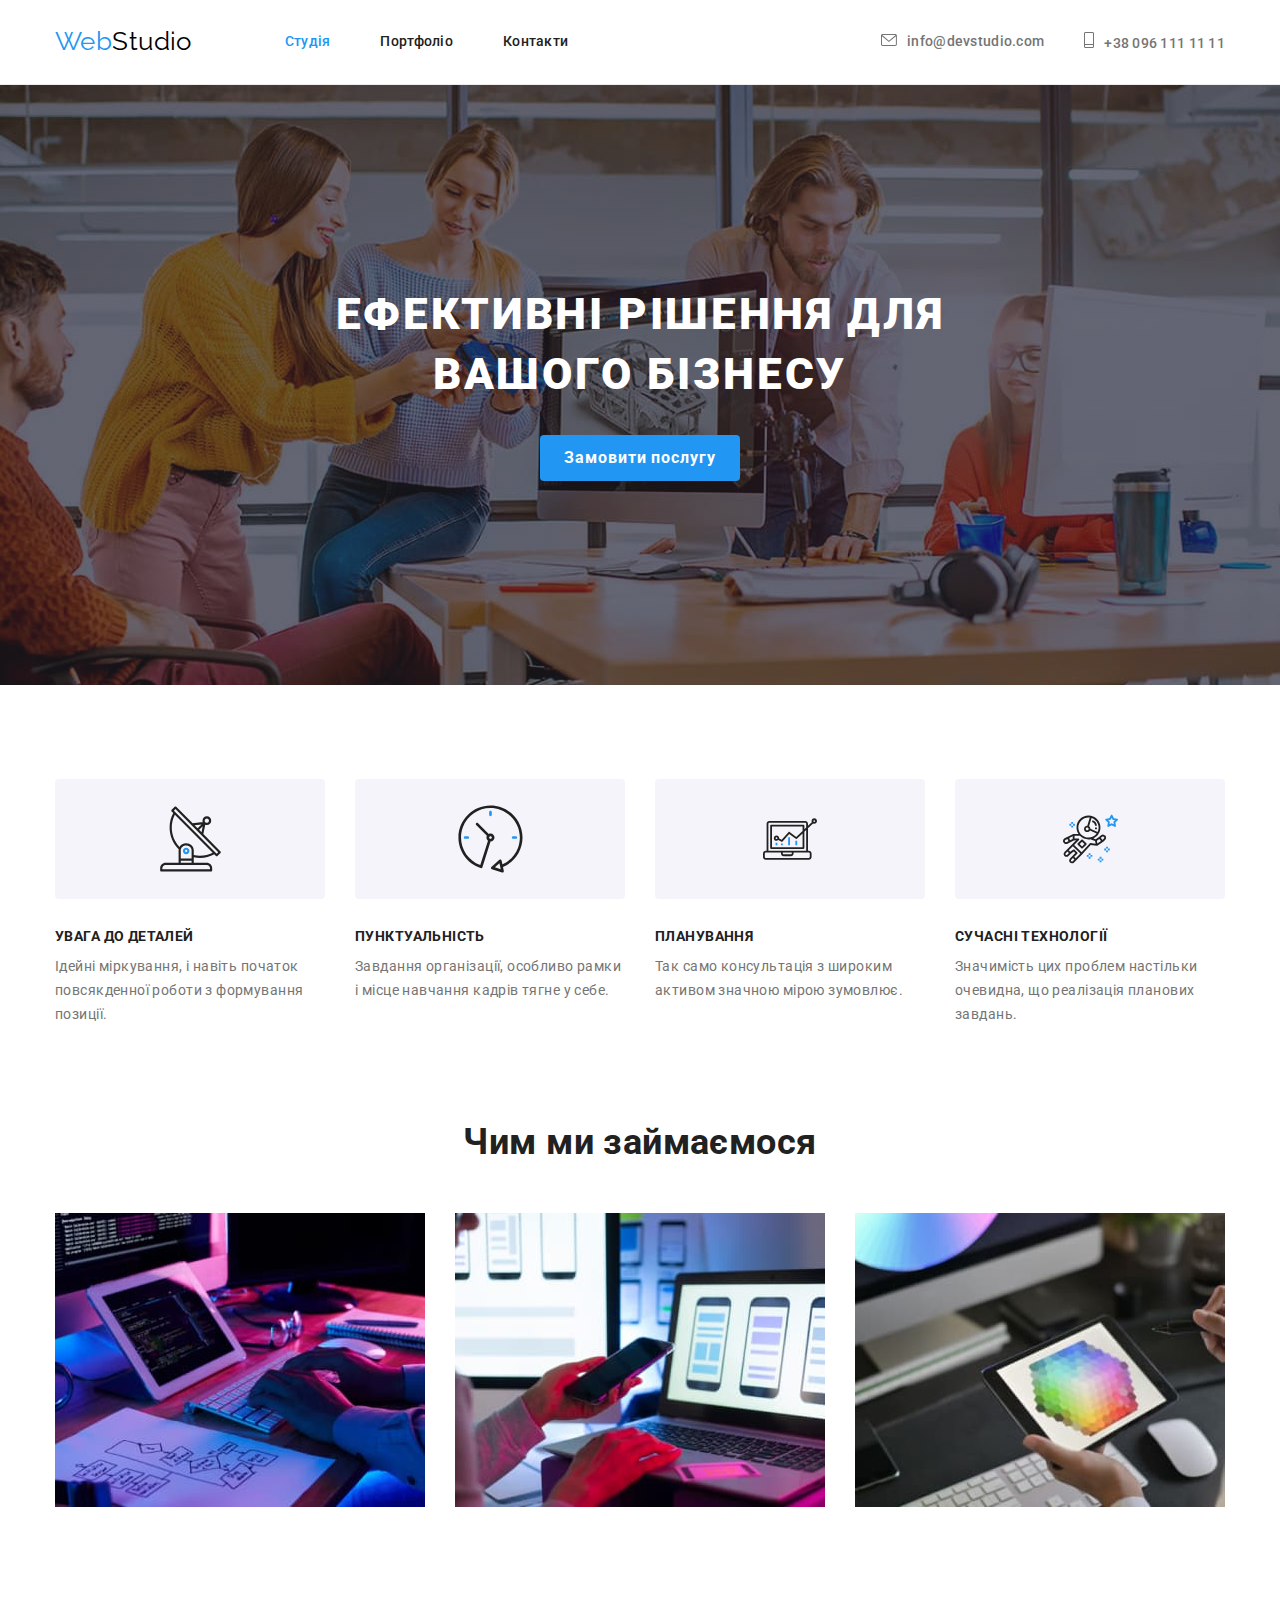
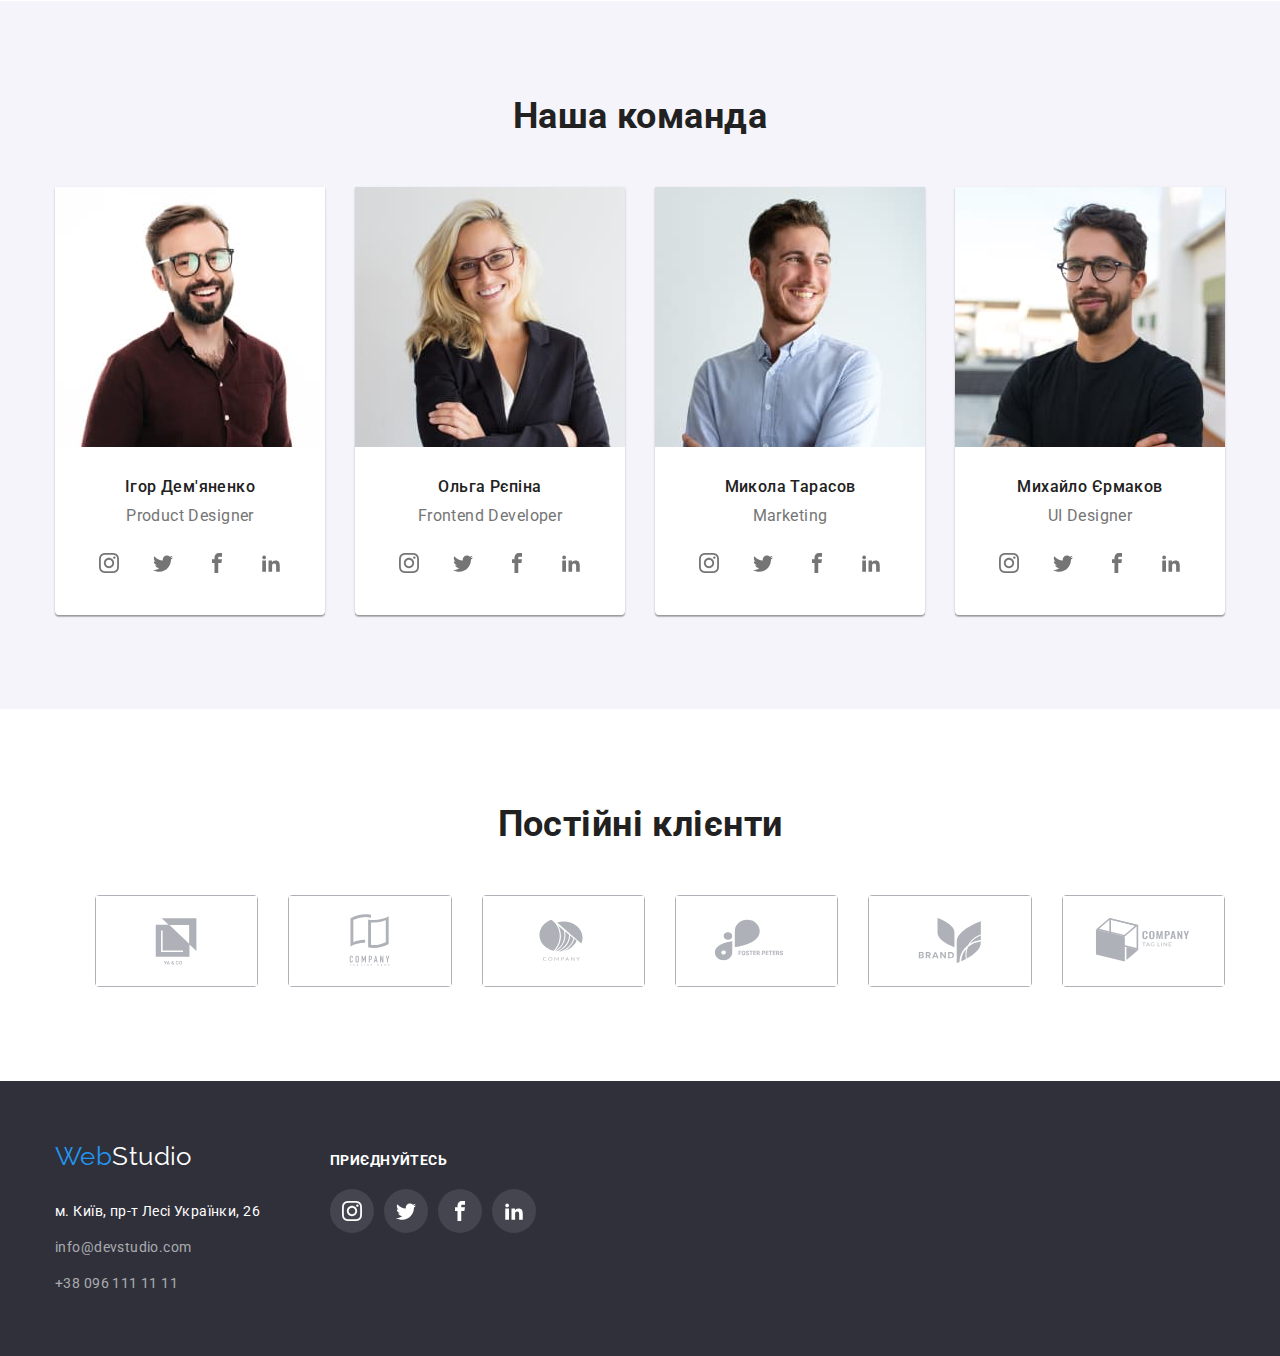
<file: index.html>
<!DOCTYPE html>
<html lang="uk">
<head>
    <meta charset="UTF-8">
    <meta http-equiv="X-UA-Compatible" content="IE=edge">
    <meta name="viewport" content="width=device-width, initial-scale=1.0">
    <title>WebStudio</title>
    <link rel="preconnect" href="https://fonts.googleapis.com">
    <link rel="preconnect" href="https://fonts.gstatic.com" crossorigin>
    <link href="https://fonts.googleapis.com/css2?family=Raleway:wght@700&family=Roboto:wght@400;500;700;900&display=swap"
        rel="stylesheet">
    <link rel="stylesheet" href="https://cdnjs.cloudflare.com/ajax/libs/modern-normalize/1.1.0/modern-normalize.min.css">
    <link rel="stylesheet" href="./css/styles.css">
</head>
<body>
    <header class="header">
        <div class="container main-nav">
       <a href="/" class="logo link">Web<span class="header-logo">Studio</span></a>
    <nav class="header-nav">
    <ul class="site-nav list">
        <li class="item"><a href="/" class="activ link">Студія</a></li>
        <li class="item"><a href="./portfolio.html" class="nav link">Портфоліо</a></li>
        <li class="item"><a href="/" class="nav link">Контакти</a></li>
    </ul>
    </nav>
    <ul class="auth-nav list">
        <li class="item">        
            <a href="mailto:info@devstudio.com" class="mailto link"><svg width="16" height="12" class="auth-nav-icons mail ">
                <use href="./images/icomoon/icons.svg#icon-envelope-hover-1"></use>
            </svg>info@devstudio.com</a></li>
        
        <li class="item">        
            <a href="tel:+380961111111" class="tel link"><svg width="10" height="16" class="auth-nav-icons tell">
                <use href="./images/icomoon/icons.svg#icon-Vector-4-1"></use>
            </svg>+38 096 111 11 11</a></li>
    </ul>
    </div>
    </header>
    <main>
          <section class="hero overlay">
           <div class="container">
                <h1 class="hero-title"> Ефективні рішення для вашого бізнесу</h1>
                <button type="button" class="hero-button">Замовити послугу</button>
            </div>
          </section>

        <section class="features section">
            <div class="container">
            <ul class="features-list list">
                <li class="item-icon"> 
                    <div class="features-item"><svg width="65" height="70" class="features-icons"><use href="./images/icomoon/icons.svg#icon-antenna">
                </use></svg>
                   </div>
                    <h3 class="features-title">УВАГА ДО ДЕТАЛЕЙ</h3>
                    <p class="features-text">Ідейні міркування, і навіть початок повсякденної роботи з формування позиції.</p>
                </li>
                <li class="item-icon">
                    <div class="features-item"><svg width="67" height="70" class="features-icons"><use href="./images/icomoon/icons.svg#icon-clock">
                    </use></svg>
                    </div>
                    <h3 class="features-title">ПУНКТУАЛЬНІСТЬ</h3>
                    <p class="features-text">Завдання організації, особливо рамки і місце навчання кадрів тягне у себе.</p>
                </li>
                <li class="item-icon">
                    <div class="features-item"><svg width="70" height="54" class="features-icons"><use href="./images/icomoon/icons.svg#icon-diagram">
                    </use></svg>
                    </div>
                    <h3 class="features-title">ПЛАНУВАННЯ</h3>
                    <p class="features-text">Так само консультація з широким активом значною мірою зумовлює.</p>
                </li>
                <li class="item-icon">
                    <div class="features-item"><svg width="55" height="60" class="features-icons"><use href="./images/icomoon/icons.svg#icon-astronaut">
                    </use></svg>
                    </div>
                    <h3 class="features-title">СУЧАСНІ ТЕХНОЛОГІЇ</h3>
                    <p class="features-text">Значимість цих проблем настільки очевидна, що реалізація планових завдань.</p>
                </li>
            </ul>
        </div>
        </section>
        <section class="work section">
            <div class="container">
            <h2 class="work title">Чим ми займаємося</h2>
            <ul class="work-list list">
                <li class="item"><img class="work-img" src="images/work1img.jpg" alt="Створення сайтів" width="370"></li>
                <li class="item"><img class="work-img" src="images/work2img.jpg" alt="Створення додатків" width="370"></li> 
                <li class="item"><img class="work-img" src="images/work3img.jpg" alt="Дизайн" width="370"></li>
            </ul>
            </div>
        </section>
        <section class="team section">
            <div class="container">
            <h2 class="team title">Наша команда</h2>
            <ul class="card-list team list">
               <li class="card">
                   <img class="team-img" src="images/team1.jpg" alt="Ігор Дем'яненко" width="270">
                   <div class="card-end">
                   <h3 class="team-title">Ігор Дем'яненко</h3>
                   <p class="team-text">Product Designer</p>
                <ul class="team-soc-list list">
                    <li class="team-soc-items"><a href="#" class="team-soc-link link">
                        <svg width="20" height="20" class="team-soc-icons">
                        <use href="./images/icomoon/icons.svg#icon-instagram"></use>
                    </svg></a></li>
                    <li class="team-soc-items"><a href="#" class="team-soc-link link">
                        <svg width="20" height="20" class="team-soc-icons">
                        <use href="./images/icomoon/icons.svg#icon-twitter"></use>
                    </svg></a></li>
                    <li class="team-soc-items"><a href="#" class="team-soc-link link">
                        <svg width="20" height="20" class="team-soc-icons">
                        <use href="./images/icomoon/icons.svg#icon-facebook"></use>
                    </svg></a></li>
                    <li class="team-soc-items"><a href="#" class="team-soc-link link">
                        <svg width="20" height="20" class="team-soc-icons">
                        <use href="./images/icomoon/icons.svg#icon-linkedin"></use>
                    </svg></a></li>
                </ul>
            </div>
               </li>
               <li class="card">
                   <img class="team-img" src="images/team2.jpg" alt="Ольга Рєпіна" width="270">
                <div class="card-end">
                   <h3 class="team-title">Ольга Рєпіна</h3>
                <p class="team-text" >Frontend Developer</p>
                <ul class="team-soc-list list">
                    <li class="team-soc-items"><a href="#" class="team-soc-link link">
                        <svg width="20" height="20"class="team-soc-icons">
                        <use href="./images/icomoon/icons.svg#icon-instagram"></use>
                    </svg></a></li>
                    <li class="team-soc-items"><a href="#" class="team-soc-link link">
                        <svg width="20" height="20" class="team-soc-icons">
                        <use href="./images/icomoon/icons.svg#icon-twitter"></use>
                    </svg></a></li>
                    <li class="team-soc-items"><a href="#" class="team-soc-link link">
                        <svg width="20" height="20" class="team-soc-icons">
                        <use href="./images/icomoon/icons.svg#icon-facebook"></use>
                    </svg></a></li>                       
                    <li class="team-soc-items"><a href="#" class="team-soc-link link">
                        <svg width="20" height="20" class="team-soc-icons">
                        <use href="./images/icomoon/icons.svg#icon-linkedin"></use>
                    </svg></a></li>              
                 </ul>
            </div>
               </li>
               <li class="card">
                    <img class="team-img" src="images/team3.jpg" alt="Микола Тарасов" width="270">
                    <div class="card-end">  
                    <h3 class="team-title">Микола Тарасов</h3>
                    <p class="team-text">Marketing</p>
                    <ul class="team-soc-list list">
                        <li class="team-soc-items"><a href="#" class="team-soc-link link">
                            <svg width="20" height="20"class="team-soc-icons">
                            <use href="./images/icomoon/icons.svg#icon-instagram"></use>
                        </svg></a></li>
                        <li class="team-soc-items"><a href="#" class="team-soc-link link">
                            <svg width="20" height="20" class="team-soc-icons">
                            <use href="./images/icomoon/icons.svg#icon-twitter"></use>
                        </svg></a></li>
                        <li class="team-soc-items"><a href="#" class="team-soc-link link">
                            <svg width="20" height="20" class="team-soc-icons">
                            <use href="./images/icomoon/icons.svg#icon-facebook"></use>
                        </svg></a></li>
                        <li class="team-soc-items"><a href="#" class="team-soc-link link">
                            <svg width="20" height="20" class="team-soc-icons">
                            <use href="./images/icomoon/icons.svg#icon-linkedin"></use>
                        </svg></a></li>
                     </ul>
                    </div>
                </li>
                <li class="card">
                    <img class="team-img" src="images/team4.jpg" alt="Михайло Єрмаков" width="270">
                    <div class="card-end">
                    <h3 class="team-title">Михайло Єрмаков</h3>
                    <p class="team-text">UI Designer</p>
                    <ul class="team-soc-list list">
                        <li class="team-soc-items"><a href="#" class="team-soc-link link">
                            <svg width="20" height="20" class="team-soc-icons">
                            <use href="./images/icomoon/icons.svg#icon-instagram"></use>
                        </svg></a></li>
                        <li class="team-soc-items"><a href="#" class="team-soc-link link">
                            <svg width="20" height="20" class="team-soc-icons">
                            <use href="./images/icomoon/icons.svg#icon-twitter"></use>
                        </svg></a></li>
                        <li class="team-soc-items"><a href="#" class="team-soc-link link">
                            <svg width="20" height="20" class="team-soc-icons">
                            <use href="./images/icomoon/icons.svg#icon-facebook"></use>
                        </svg></a></li>
                        <li class="team-soc-items"><a href="#" class="team-soc-link link">
                            <svg width="20" height="20" class="team-soc-icons">
                            <use href="./images/icomoon/icons.svg#icon-linkedin"></use>
                        </svg></a></li>
                     </ul>
                    </div>
                </li>
            </ul>
            </div>
        </section>
        <section class="clients section">
            <div class="container">
            <h2 class="clients title">Постійні клієнти</h2>
            <ul class="clients-list">
                <li class="clients-items"><a href="#" class="clients-link"><svg width="106" height="60" class="clients-icons">
                    <use href="./images/icomoon/icons.svg#icon-Logo-1"></use>
                </svg></a></li>
                <li class="clients-items"><a href="#" class="clients-link"><svg width="106" height="60" class="clients-icons">
                    <use href="./images/icomoon/icons.svg#icon-Logo-2"></use>
                </svg></a></li>
                <li class="clients-items"><a href="#" class="clients-link"><svg width="106" height="60" class="clients-icons">
                    <use href="./images/icomoon/icons.svg#icon-Logo-3"></use>
                </svg></a></li>
                <li class="clients-items"><a href="#" class="clients-link"><svg width="106" height="60" class="clients-icons">
                    <use href="./images/icomoon/icons.svg#icon-Logo-4"></use>
                </svg></a></li>
                <li class="clients-items"><a href="#" class="clients-link"><svg width="106" height="60" class="clients-icons">
                    <use href="./images/icomoon/icons.svg#icon-Logo-5"></use>
                </svg></a></li>
                <li class="clients-items"><a href="#" class="clients-link"><svg width="106" height="60" class="clients-icons">
                    <use href="./images/icomoon/icons.svg#icon-Logo-6"></use>
                </svg></a></li>
            </ul>
            </div>
        </section>
    </main>
    <footer class="footer">
        <div class="container">
            <div class="footer-logo-box">
        <a href="/" class="footer logo link">Web<span class="footer-logo">Studio</span></a>
        <address>
         <ul class="footer-list list">
           <li class="item"><a href="https://www.google.com/maps/d/viewer?mid=10uSM3H-mIU3GznYo2szRIEphczw&hl=en_US&ll=50.42732700000001%2C30.538092&z=17" class="footer-adress link">м. Київ, пр-т Лесі Українки, 26</a></li>
           <li class="item"><a href="mailto:info@devstudio.com" class="footer-mailto link">info@devstudio.com</a></li>
           <li class="item"><a href="tel:+380961111111" class="footer-tel link">+38 096 111 11 11</a></li>
         </ul>
        </address>
        </div>
        <div class="footer-icons">
            <p class="footer-text">приєднуйтесь</p>
            <ul class="footer-soc-list list">
                <li class="footer-soc-items">
                    <a href="#" class="footer-soc-link link">
                        <svg width="20" height="20" class="footer-soc-icons">
                            <use href="./images/icomoon/icons.svg#icon-instagram"></use>
                        </svg>
                    </a>
                </li>
                <li class="footer-soc-items">
                    <a href="#" class="footer-soc-link link">
                        <svg width="20" height="20" class="footer-soc-icons">
                            <use href="./images/icomoon/icons.svg#icon-twitter"></use>
                        </svg>
                    </a>
                </li>
                <li class="footer-soc-items">
                    <a href="#" class="footer-soc-link link">
                        <svg width="20" height="20" class="footer-soc-icons">
                            <use href="./images/icomoon/icons.svg#icon-facebook"></use>
                        </svg>
                    </a>
                </li>
                <li class="footer-soc-items">
                    <a href="#" class="footer-soc-link link">
                        <svg width="20" height="20" class="footer-soc-icons">
                            <use href="./images/icomoon/icons.svg#icon-linkedin"></use>
                        </svg>
                    </a>
                </li>
            
            </ul>
        </div>
       </div>
        </div>
    </footer>
</body>
</html>
</file>
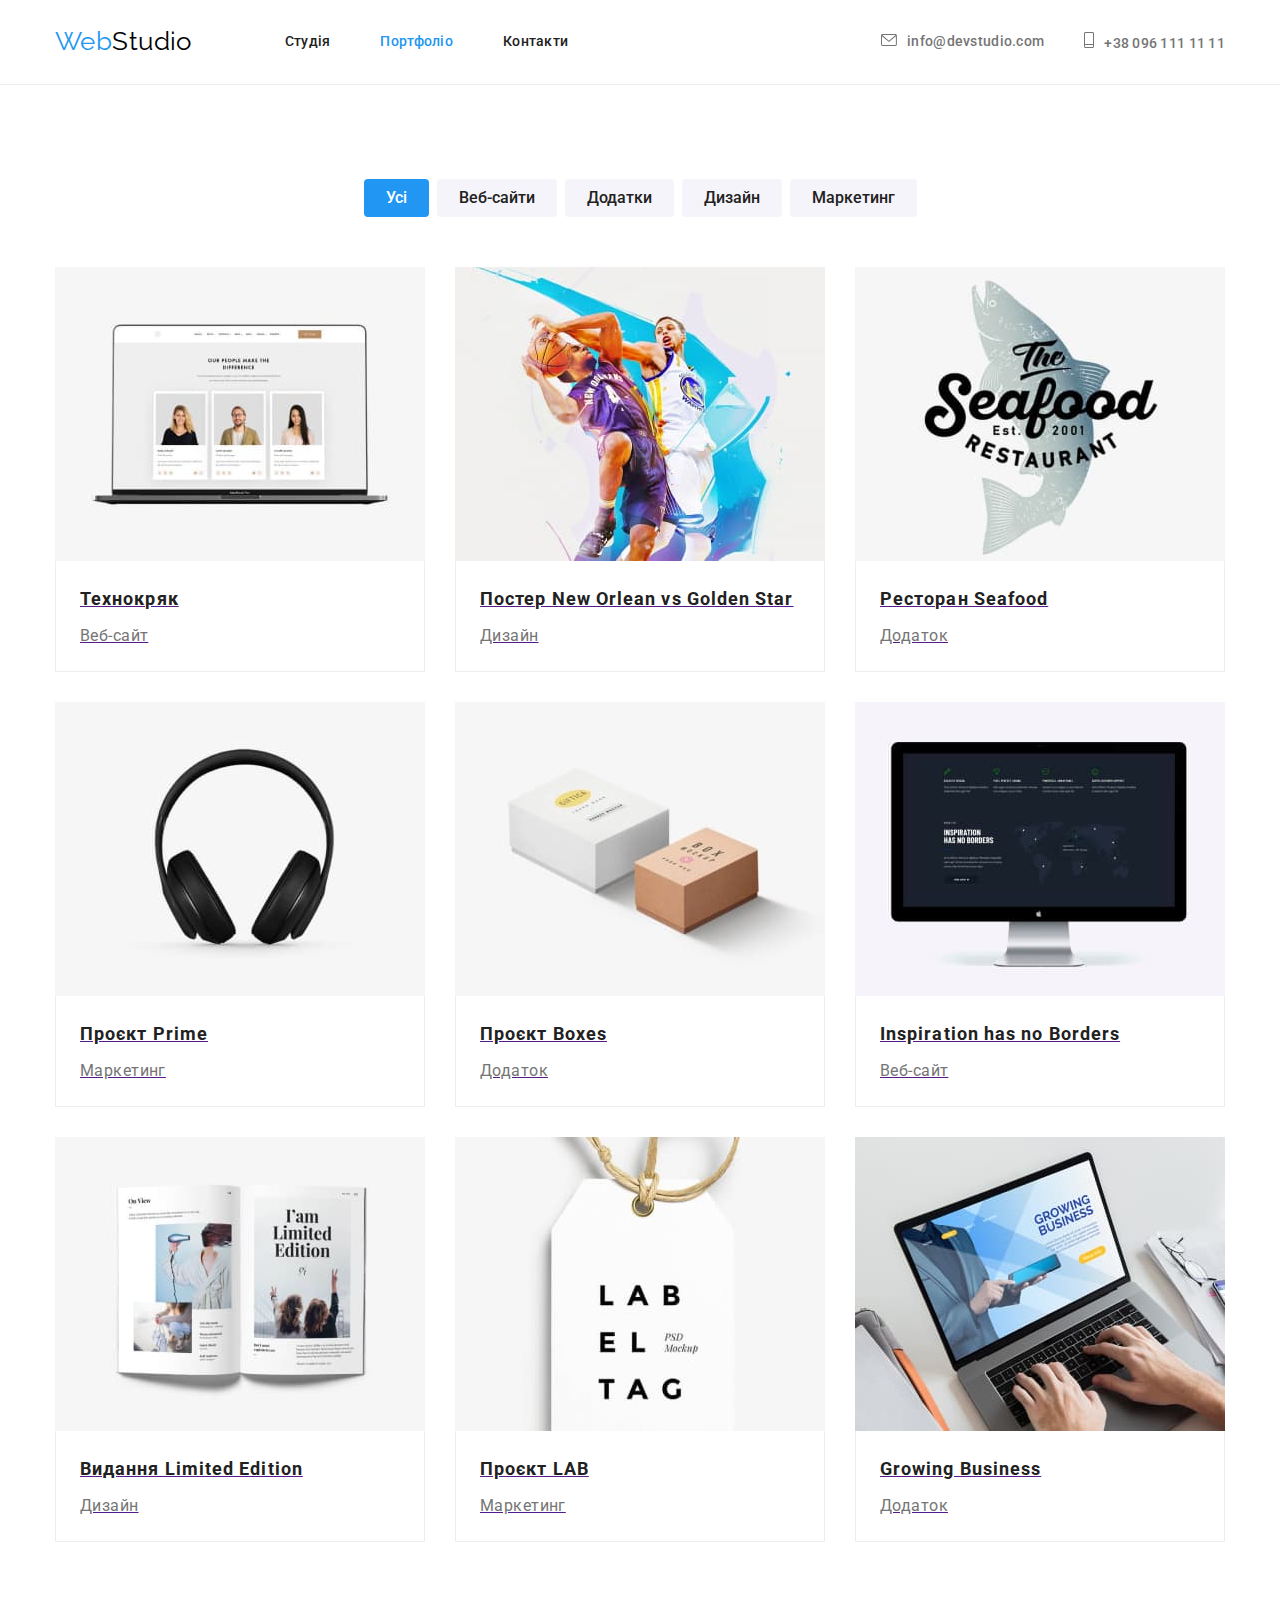
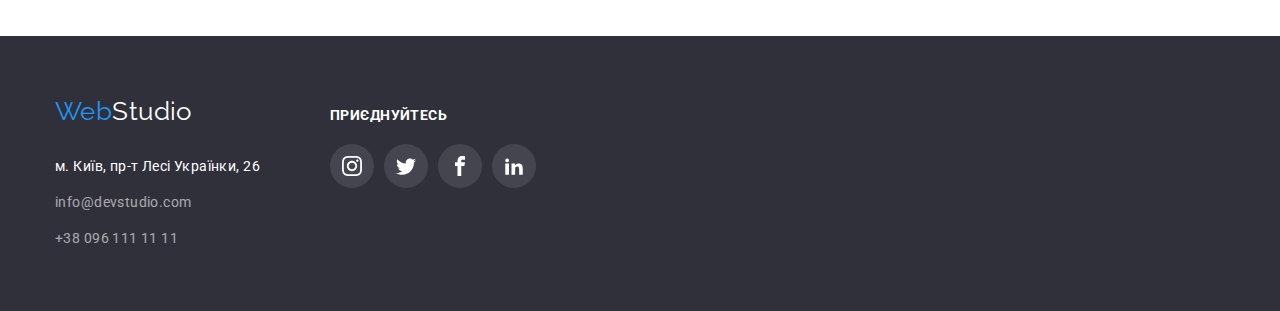
<file: portfolio.html>
<!DOCTYPE html>
<html lang="uk">
<head>
    <meta charset="UTF-8">
    <meta http-equiv="X-UA-Compatible" content="IE=edge">
    <meta name="viewport" content="width=device-width, initial-scale=1.0">
    <title>WebStudio</title>
    <link rel="preconnect" href="https://fonts.googleapis.com">
    <link rel="preconnect" href="https://fonts.gstatic.com" crossorigin>
    <link href="https://fonts.googleapis.com/css2?family=Raleway:wght@700&family=Roboto:wght@400;500;700&display=swap"
        rel="stylesheet">
    <link rel="stylesheet" href="https://cdnjs.cloudflare.com/ajax/libs/modern-normalize/1.1.0/modern-normalize.min.css">    
    <link rel="stylesheet" href="./css/styles.css">
</head>
<body>
    <header class="header">
        <div class="container main-nav">
       <a href="/" class="logo link">Web<span class="header-logo">Studio</span></a>
    <nav class="header-nav">
    <ul class="site-nav list">
        <li class="item"><a href="./index.html" class="nav link">Студія</a></li>
        <li class="item"><a href="/" class="activ link">Портфоліо</a></li>
        <li class="item"><a href="/" class="nav link">Контакти</a></li>
    </ul>
    </nav>
    <ul class="auth-nav list">
        <li class="item">        
            <a href="mailto:info@devstudio.com" class="mailto link"><svg width="16" height="12" class="auth-nav-icons mail ">
                <use href="./images/icomoon/icons.svg#icon-envelope-hover-1"></use>
            </svg>info@devstudio.com</a></li>
        
        <li class="item">        
            <a href="tel:+380961111111" class="tel link"><svg width="10" height="16" class="auth-nav-icons tell">
                <use href="./images/icomoon/icons.svg#icon-Vector-4-1"></use>
            </svg>+38 096 111 11 11</a></li>
    </ul>
    </div>
    </header>
    </div>
    </header>
    <main>
        <section class="portfolio section">
            <div class="container">
            <h1 class="portfolio-title"></h1>
            <ul class="filter-list filter list">
                <li class="item"><button type="button" class="activ filter-button">Усі</button></li>
                <li class="item"><button type="button" class="filter-button">Веб-сайти</button></li>
                <li class="item"><button type="button" class="filter-button">Додатки</button></li>
                <li class="item"><button type="button" class="filter-button">Дизайн</button></li>
                <li class="item"><button type="button" class="filter-button">Маркетинг</button></li> 
            </ul>
            <ul class="projects-list list">
                <li class="project">
                    <a href=""><img class="projects-img" src="images/portfolio1.jpg" alt="Портфоліо Веб-сайт" width="370">
                    <div class="projects-end">
                    <h2 class="projects-title">Технокряк</h3>
                    <p class="projects-text">Веб-сайт</p>
                    </div></a>
                    
                </li>
                <li class="project">
                    <a href=""><img class="projects-img" src="images/portfolio2.jpg" alt="Портфоліо Дизайн" width="370">
                    <div class="projects-end">
                    <h2 class="projects-title">Постер New Orlean vs Golden Star</h3>
                    <p class="projects-text">Дизайн</p>
                </div></a>
                    
                </li>
                <li class="project">
                    <a href=""><img class="projects-img" src="images/portfolio3.jpg" alt="Портфоліо Додаток" width="370">
                    <div class="projects-end">
                    <h2 class="projects-title">Ресторан Seafood</h3>
                    <p class="projects-text">Додаток</p>
                </div></a>
                    
                </li>
                <li class="project">
                    <a href=""><img class="projects-img" src="images/portfolio4.jpg" alt="Портфоліо Маркетинг" width="370">
                    <div class="projects-end">
                    <h2 class="projects-title">Проєкт Prime</h3>
                    <p class="projects-text">Маркетинг</p>
                </div></a>
                    
                </li>
                <li class="project">
                    <a href=""><img class="projects-img" src="images/portfolio5.jpg" alt=" Портфоліо Додаток" width="370">
                    <div class="projects-end">
                    <h2 class="projects-title">Проєкт Boxes</h3>
                    <p class="projects-text">Додаток</p>
                </div></a>
                    
                </li>
                <li class="project">
                    <a href=""><img class="projects-img" src="images/portfolio6.jpg" alt="Портфоліо Веб-сайт" width="370">
                    <div class="projects-end">
                    <h2 class="projects-title">Inspiration has no Borders</h3>
                    <p class="projects-text">Веб-сайт</p>
                </div></a>
                    
                </li>
                <li class="project">
                    <a href="">  <img class="projects-img" src="images/portfolio7.jpg" alt="Портфоліо Дизайн" width="370">
                    <div class="projects-end">
                    <h2 class="projects-title">Видання Limited Edition</h3>
                    <p class="projects-text">Дизайн</p>
                </div></a>
                  
                </li>
                <li class="project">
                    <a href=""><img class="projects-img" src="images/portfolio8.jpg" alt="Портфоліо Маркетинг" width="370">
                    <div class="projects-end">
                    <h2 class="projects-title">Проєкт LAB</h3>
                    <p class="projects-text">Маркетинг</p>
                </div></a>
                    
                </li>
                <li class="project">
                    <a href=""><img class="projects-img" src="images/portfolio9.jpg" alt="Портфоліо Додаток" width="370">
                    <div class="projects-end">
                    <h2 class="projects-title">Growing Business</h3>
                    <p class="projects-text">Додаток</p>
                </div></a>
                    
            </ul>
            </div>
        </section>
    </main>
    <footer class="footer">
        <div class="container">
            <div class="footer-logo-box">
        <a href="/" class="footer logo link">Web<span class="footer-logo">Studio</span></a>
        <address>
         <ul class="footer-list list">
           <li class="item"><a href="https://www.google.com/maps/d/viewer?mid=10uSM3H-mIU3GznYo2szRIEphczw&hl=en_US&ll=50.42732700000001%2C30.538092&z=17" class="footer-adress link">м. Київ, пр-т Лесі Українки, 26</a></li>
           <li class="item"><a href="mailto:info@devstudio.com" class="footer-mailto link">info@devstudio.com</a></li>
           <li class="item"><a href="tel:+380961111111" class="footer-tel link">+38 096 111 11 11</a></li>
         </ul>
        </address>
        </div>
        <div class="footer-icons">
            <p class="footer-text">приєднуйтесь</p>
            <ul class="footer-soc-list list">
                <li class="footer-soc-items">
                    <a href="#" class="footer-soc-link link">
                        <svg width="20" height="20" class="footer-soc-icons">
                            <use href="./images/icomoon/icons.svg#icon-instagram"></use>
                        </svg>
                    </a>
                </li>
                <li class="footer-soc-items">
                    <a href="#" class="footer-soc-link link">
                        <svg width="20" height="20" class="footer-soc-icons">
                            <use href="./images/icomoon/icons.svg#icon-twitter"></use>
                        </svg>
                    </a>
                </li>
                <li class="footer-soc-items">
                    <a href="#" class="footer-soc-link link">
                        <svg width="20" height="20" class="footer-soc-icons">
                            <use href="./images/icomoon/icons.svg#icon-facebook"></use>
                        </svg>
                    </a>
                </li>
                <li class="footer-soc-items">
                    <a href="#" class="footer-soc-link link">
                        <svg width="20" height="20" class="footer-soc-icons">
                            <use href="./images/icomoon/icons.svg#icon-linkedin"></use>
                        </svg>
                    </a>
                </li>
            
            </ul>
        </div>
       </div>
        </div>
    </footer>
  </body>
  </html>
</file>
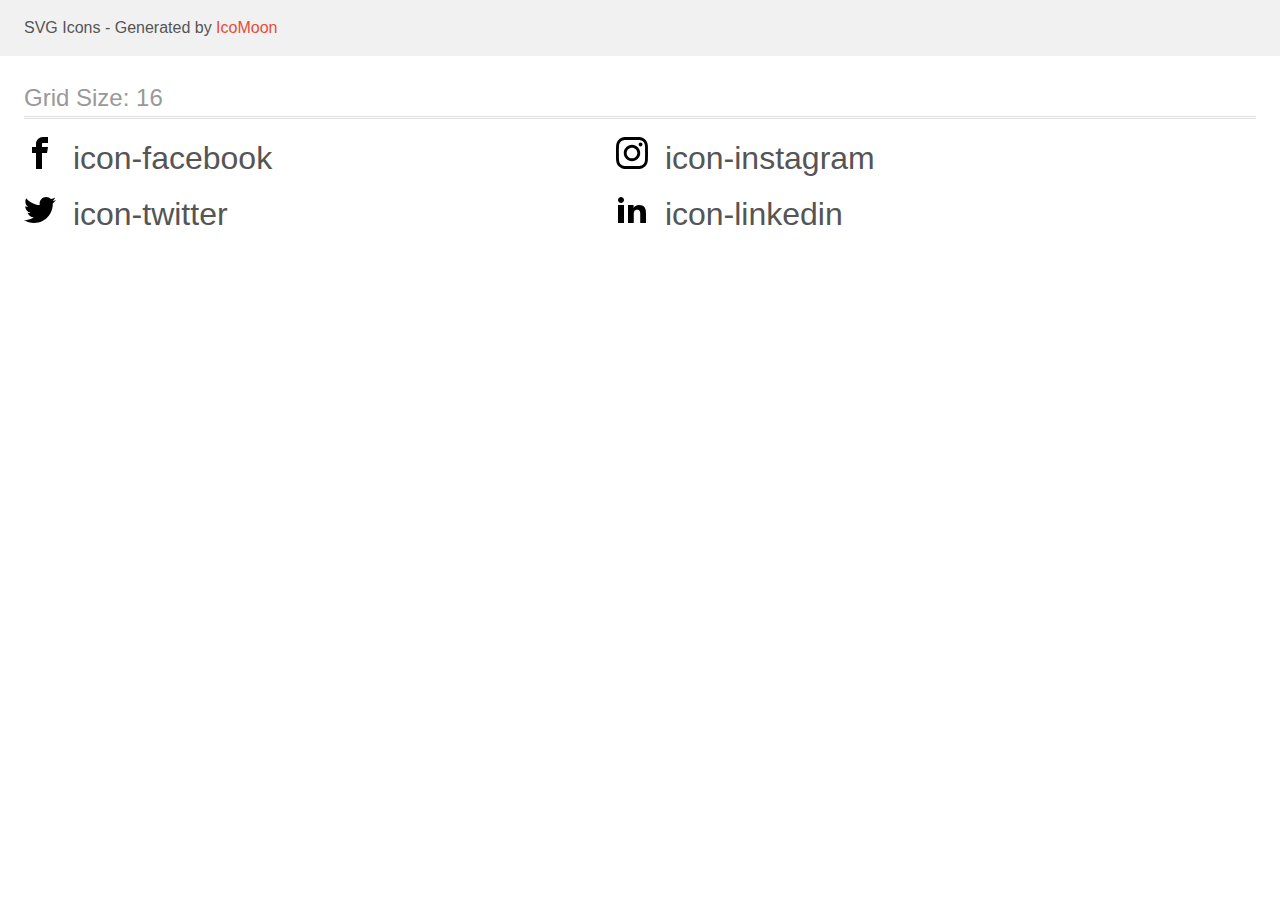
<file: images/icomoon/demo.html>
<!doctype html>
<html>
<head>
    <title>IcoMoon - SVG Icons</title>
    <meta charset="utf-8">
    <meta name="viewport" content="width=device-width, initial-scale=1">
    <link rel="stylesheet" href="demo-files/demo.css">
    <link rel="stylesheet" href="style.css">
</head>
<body>
<svg aria-hidden="true" style="position: absolute; width: 0; height: 0; overflow: hidden;" version="1.1" xmlns="http://www.w3.org/2000/svg" xmlns:xlink="http://www.w3.org/1999/xlink">
<defs>
<symbol id="icon-facebook" viewBox="0 0 32 32">
<path d="M19 6h5v-6h-5c-3.86 0-7 3.14-7 7v3h-4v6h4v16h6v-16h5l1-6h-6v-3c0-0.542 0.458-1 1-1z"></path>
</symbol>
<symbol id="icon-instagram" viewBox="0 0 32 32">
<path d="M16 2.881c4.275 0 4.781 0.019 6.462 0.094 1.563 0.069 2.406 0.331 2.969 0.55 0.744 0.288 1.281 0.638 1.837 1.194 0.563 0.563 0.906 1.094 1.2 1.838 0.219 0.563 0.481 1.412 0.55 2.969 0.075 1.688 0.094 2.194 0.094 6.463s-0.019 4.781-0.094 6.463c-0.069 1.563-0.331 2.406-0.55 2.969-0.288 0.744-0.637 1.281-1.194 1.837-0.563 0.563-1.094 0.906-1.837 1.2-0.563 0.219-1.413 0.481-2.969 0.55-1.688 0.075-2.194 0.094-6.463 0.094s-4.781-0.019-6.463-0.094c-1.563-0.069-2.406-0.331-2.969-0.55-0.744-0.288-1.281-0.637-1.838-1.194-0.563-0.563-0.906-1.094-1.2-1.837-0.219-0.563-0.481-1.413-0.55-2.969-0.075-1.688-0.094-2.194-0.094-6.463s0.019-4.781 0.094-6.463c0.069-1.563 0.331-2.406 0.55-2.969 0.288-0.744 0.638-1.281 1.194-1.838 0.563-0.563 1.094-0.906 1.838-1.2 0.563-0.219 1.412-0.481 2.969-0.55 1.681-0.075 2.188-0.094 6.463-0.094zM16 0c-4.344 0-4.887 0.019-6.594 0.094-1.7 0.075-2.869 0.35-3.881 0.744-1.056 0.412-1.95 0.956-2.837 1.85-0.894 0.888-1.438 1.781-1.85 2.831-0.394 1.019-0.669 2.181-0.744 3.881-0.075 1.713-0.094 2.256-0.094 6.6s0.019 4.887 0.094 6.594c0.075 1.7 0.35 2.869 0.744 3.881 0.413 1.056 0.956 1.95 1.85 2.837 0.887 0.887 1.781 1.438 2.831 1.844 1.019 0.394 2.181 0.669 3.881 0.744 1.706 0.075 2.25 0.094 6.594 0.094s4.888-0.019 6.594-0.094c1.7-0.075 2.869-0.35 3.881-0.744 1.050-0.406 1.944-0.956 2.831-1.844s1.438-1.781 1.844-2.831c0.394-1.019 0.669-2.181 0.744-3.881 0.075-1.706 0.094-2.25 0.094-6.594s-0.019-4.887-0.094-6.594c-0.075-1.7-0.35-2.869-0.744-3.881-0.394-1.063-0.938-1.956-1.831-2.844-0.887-0.887-1.781-1.438-2.831-1.844-1.019-0.394-2.181-0.669-3.881-0.744-1.712-0.081-2.256-0.1-6.6-0.1v0z"></path>
<path d="M16 7.781c-4.537 0-8.219 3.681-8.219 8.219s3.681 8.219 8.219 8.219 8.219-3.681 8.219-8.219c0-4.537-3.681-8.219-8.219-8.219zM16 21.331c-2.944 0-5.331-2.387-5.331-5.331s2.387-5.331 5.331-5.331c2.944 0 5.331 2.387 5.331 5.331s-2.387 5.331-5.331 5.331z"></path>
<path d="M26.462 7.456c0 1.060-0.859 1.919-1.919 1.919s-1.919-0.859-1.919-1.919c0-1.060 0.859-1.919 1.919-1.919s1.919 0.859 1.919 1.919z"></path>
</symbol>
<symbol id="icon-twitter" viewBox="0 0 32 32">
<path d="M32 7.075c-1.175 0.525-2.444 0.875-3.769 1.031 1.356-0.813 2.394-2.1 2.887-3.631-1.269 0.75-2.675 1.3-4.169 1.594-1.2-1.275-2.906-2.069-4.794-2.069-3.625 0-6.563 2.938-6.563 6.563 0 0.512 0.056 1.012 0.169 1.494-5.456-0.275-10.294-2.888-13.531-6.862-0.563 0.969-0.887 2.1-0.887 3.3 0 2.275 1.156 4.287 2.919 5.463-1.075-0.031-2.087-0.331-2.975-0.819 0 0.025 0 0.056 0 0.081 0 3.181 2.263 5.838 5.269 6.437-0.55 0.15-1.131 0.231-1.731 0.231-0.425 0-0.831-0.044-1.237-0.119 0.838 2.606 3.263 4.506 6.131 4.563-2.25 1.762-5.075 2.813-8.156 2.813-0.531 0-1.050-0.031-1.569-0.094 2.913 1.869 6.362 2.95 10.069 2.95 12.075 0 18.681-10.006 18.681-18.681 0-0.287-0.006-0.569-0.019-0.85 1.281-0.919 2.394-2.075 3.275-3.394z"></path>
</symbol>
<symbol id="icon-linkedin" viewBox="0 0 32 32">
<path d="M12 12h5.535v2.837h0.079c0.77-1.381 2.655-2.837 5.464-2.837 5.842 0 6.922 3.637 6.922 8.367v9.633h-5.769v-8.54c0-2.037-0.042-4.657-3.001-4.657-3.005 0-3.463 2.218-3.463 4.509v8.688h-5.767v-18z"></path>
<path d="M2 12h6v18h-6v-18z"></path>
<path d="M8 7c0 1.657-1.343 3-3 3s-3-1.343-3-3c0-1.657 1.343-3 3-3s3 1.343 3 3z"></path>
</symbol>
</defs>
</svg>

<header class="bgc1 clearfix">
<div class="mhl">
    <p>SVG Icons - Generated by <a href="https://icomoon.io/app">IcoMoon</a></p>
</div>
</header>
    <div class="clearfix mhl ptl">
        <h1 class="mvm mtn fgc1">Grid Size: 16</h1>
        <div class="glyph fs1">
            <div class="clearfix pbs">
                <svg class="icon icon-facebook"><use xlink:href="#icon-facebook"></use></svg><span class="name"> icon-facebook</span>
            </div>
        </div>
        <div class="glyph fs1">
            <div class="clearfix pbs">
                <svg class="icon icon-instagram"><use xlink:href="#icon-instagram"></use></svg><span class="name"> icon-instagram</span>
            </div>
        </div>
        <div class="glyph fs1">
            <div class="clearfix pbs">
                <svg class="icon icon-twitter"><use xlink:href="#icon-twitter"></use></svg><span class="name"> icon-twitter</span>
            </div>
        </div>
        <div class="glyph fs1">
            <div class="clearfix pbs">
                <svg class="icon icon-linkedin"><use xlink:href="#icon-linkedin"></use></svg><span class="name"> icon-linkedin</span>
            </div>
        </div>
  </div>
<script defer src="svgxuse.js"></script>
</body>
</html>
</file>
<file: css/styles.css>
html{
    box-sizing: border-box;
}

*,
*::before
*::after{
    box-sizing: inherit;
}



:root{
    --primary-text-color: #757575;
    --title-text-color:#212121;
    --accent-color:#2196F3;
    --primary-bg-color:#FFFFFF;;
    --logo-color:#000000;
    --secondary-bg-color:#2F303A;
}


body{
    font-family: "Roboto",sans-serif;
    font-size: 14px;
    letter-spacing: 0.03em;
    background-color:var(--primary-bg-color);
    color:var(--title-text-color);
}

.link{
    text-decoration: none;
    color:var(--title-text-color);
    font-style: normal;
}
.list .link:hover,
.list .link:focus{
    color:var(--accent-color);
}


.container{
    margin-right: auto;
    margin-left: auto;
    width: 1200px;
    padding-left: 15px;
    padding-right: 15px;

}


.list{
    padding: 0px;
    margin: 0px;
    list-style: none;
}

.header{
   border-bottom-width: 1px;
   border-bottom-style: solid;
   border-bottom-color:#ECECEC;
}

.main-nav{
    display: flex;
    align-items: center;
}

.logo,
.header-logo{
    padding-top: 24px;
    padding-bottom: 25px;
}
.logo{
    font-family: 'Raleway';
    font-size: 26px;
    line-height: 1.19;
    color:var(--accent-color);
}
.header-logo{
    color:var(--logo-color);
}
.logo:hover,
.logo:focus{
    color:var(--accent-color);
}

.site-nav{
    font-weight: 500;
    display: flex;
    margin-left: 93px;
}

.activ,
.nav,
.mailto,
.tel{
    display: block;
    padding-top: 32px;
    padding-bottom: 32px;
}    

.site-nav .item:not(:last-child){
    margin-right: 50px;
}

.activ-link { 
    text-decoration: none;
    font-size: 14px;
    line-height: 1.14;
    letter-spacing: 0.02em;
    color: var(--accent-color);
    background-color: var(--primary-bg-color);
}

.header-nav .link{
    font-weight: 500;
    font-size: 14px;
    line-height: 1.14;
    letter-spacing: 0.02em;
}
.activ{
    color:var(--accent-color);
}



.auth-nav{
    display: flex;
    margin-left: auto;
    font-weight: 500;
}
.auth-nav .item:not(:last-child){
    margin-right: 40px;
}

.item{
    display: flex;
    align-items: center;
}

.mailto:hover,
.tel:hover,
.mailto:focus
.tel:focus{
    fill: var(--accent-color);
}

.auth-nav-icons.mail,
.auth-nav-icons.tell{
    fill: currentColor;
}

.auth-nav-icons.mail,
.auth-nav-icons.tell{ 
    margin-right: 10px;
}



.mailto,
.tel {
    font-weight: 500;
    line-height: 1.14;
    letter-spacing: 0.02em;
    color:var(--primary-text-color);
}







/* HW4  */

.hero{
    padding: 200px 0px;
    text-align: center;
    background: var(--secondary-bg-color);
}
.overlay{
    max-width: 1600px;
    height: 600px;
    margin-right: auto;
    margin-left: auto;
    background-image:linear-gradient(
        to right,rgba(47, 48, 58, 0.4),
        rgba(47, 48, 58, 0.4 )),
    url(../images/hero-img.jpg);
    background-repeat: no-repeat;
    background-position: center;
    background-size: cover;

}


.hero-title{
margin-top: 0px;
margin-bottom: 30px;
width: 696px;
margin-right: auto;
margin-left: auto;
font-weight: 900;
font-size: 44px;
line-height: 1.36;
letter-spacing: 0.06em;
text-transform: uppercase;
color: var(--primary-bg-color);
}


.hero-button{
    margin-top: 0px;
    border-radius: 4px;
    padding: 8px 22px;
    display: inline-block;
    min-width: 200px;
}
.hero-button{
        cursor: pointer;
        font-family: inherit;
        font-weight: 700;
        font-size: 16px;
        line-height: 1.88;
        align-items: center;
        text-align: center;
        letter-spacing: 0.06em;
        background: var(--accent-color);
        color: var(--primary-bg-color);
        border: none;
}

.hero-button:hover,
.hero-button:focus{
    color: var(--accent-color);
    background-color: var(--primary-bg-color);
}





.features-list.list {
    display: flex;

}

.item-icon:not(:last-child){
    margin-right: 30px;
}


/* HW4*/

.features-item{
display: flex;
contain: "";
margin-bottom: 30px;
width: 270px;
height: 120px;
justify-content: center;
align-items: center;
background: #F5F4FA;
border-radius: 4px;
}

.features-title{
    margin-top: 0px;
    margin-bottom: 10px;
    font-weight: 700;
    font-size: 14px;
    line-height: 1.14;
    text-transform: uppercase;
    color: var(--title-text-color);
}


.work.section{
    padding-top: 0px;
}
.work-list{
    display: flex;
    justify-content:center;
}
.work-list.item{
    width: 370px;
}
.work-list .item:not(:last-child){
    margin-right: 30px;
}
.features-text{
    margin-top: 0px;
    margin-bottom: 0px;
    line-height: 1.71;
    color:var(--primary-text-color);
}
.work.title,
.clients.title{
    margin-top: 0px;
    margin-bottom: 50px;
}

.work .title,
.team .title,
.clients .title{
    font-weight: 700;
    font-size: 36px;
    line-height: 1.17;
    text-align: center;
    color: var(--title-text-color);
}
.work-img{
    display: block;
    max-width: 100%;
    height: auto;
}


.card-list{
    display: flex;
    justify-content: center;
}
.card-list .card:not(:last-child){
    margin-right: 30px;
}


.section {
    padding-top: 94px;
    padding-bottom: 94px;
}


.team.title{
    margin-top: 0px;
    margin-bottom: 50px;
}
.team-title{
    margin-top: 0px;
    margin-bottom: 10px;
}
.team-text{
    margin-top: 0px;
    margin-bottom: 0px;
}
.card-end{
    padding-top: 30px;
    padding-bottom: 30px;
}
.card{
    width: 270px;
    background:var(--primary-bg-color);
    box-shadow: 0px 1px 3px rgba(0, 0, 0, 0.12), 0px 1px 1px rgba(0, 0, 0, 0.14), 0px 2px 1px rgba(0, 0, 0, 0.2);
    border-radius: 0px 0px 4px 4px;

}

.team{
    margin-top: 0px;
    margin-bottom: 0px;
    background: #F5F4FA;
}


.team-title{
    font-weight: 500;
        font-size: 16px;
        line-height: 1.19;
        text-align: center;
        color:var(--title-text-color);
}
.team-text{
    margin-bottom: 16px;
font-size: 16px;
line-height: 1.19;
text-align: center;
color:var(--primary-text-color);
}
.team-img{
    display: block;
    margin-top: 0px;
    max-width: 100%;
    height:auto;
}
.team-soc-list{
    display: flex;
    justify-content: center;
    align-items: center;
}
.team-soc-items{
    width: 44px;
    height: 44px;
    background-color:var(--primary-bg-color);
    border-radius: 50%;
}
.team-soc-items:not(:last-child){
    margin-right: 10px;
}
.team-soc-link{
    width: 100%;
    height: 100%;
    display: flex;
    justify-content: center;
    align-items: center;
    fill: var(--primary-text-color);
}
.team-soc-link:hover,
.team-soc-link:focus{
    background: #2196F3;
    fill:var(--primary-bg-color);
    border-radius: 50%;
}






.clients.section{
    background-color:var(--primary-bg-color);
}

.clients-list{
    display: flex;
    justify-content: center;
    align-items: center;
    margin-top: 0px;
    margin-bottom: 0px;
}
.clients-items{
display: block;
width: 170px;
height: 92px;
border: 1px solid #AFB1B8;
border-radius: 4px;

}
.clients-items:not(:last-child){
    margin-right: 30px;
}
.clients-link{
    width: 100%;
    height: 100%;
    display: flex;
    justify-content: center;
    align-items: center;
    fill: #AFB1B8;
    background: var(--primary-bg-color);
}


.clients-items:hover,
.clients-items:focus{
    border-color: var(--accent-color);
}
.clients-link:hover,
.clients-link:focus{
    fill: var(--accent-color);
}




.footer{
    padding-top: 60px;
    padding-bottom: 60px;
background: var(--secondary-bg-color);
}


.footer.link{
    display: block;
    margin-bottom: 28px;
    padding-top: 0px;
    padding-bottom: 0px;
}

.footer-logo{
    margin-top: 0px;
    margin-bottom: 28px;
    color:var(--primary-bg-color);
}



.footer-list .item:not(:last-child){
    margin-bottom: 12px;
}

.footer-adress{
    margin-top: 0px;
    line-height: 1.71;
    color: var(--primary-bg-color);
}
.footer-mailto,
  .footer-tel{
    margin-top: 0px;
    line-height: 1.71;
    color: rgba(255, 255, 255, 0.6);
 }


.footer .container{
    align-items: baseline;
}

 .footer-icons{
    display: flex;
    flex-direction: column;
    padding: top 72px; ;
    padding: bottom 100px; ;
 }
.footer-text{
     font-weight: 700;
     line-height: 1.14;
     text-transform: uppercase;
     color: var(--primary-bg-color);
     margin-top: 0px;
     margin-bottom: 20px;
    }
.footer-soc-list{
    display: flex;
    align-items: center;
}
.footer-soc-items{
    width: 44px;
    height: 44px;
    background-color: rgba(255, 255, 255, 0.1);;
    border-radius: 50%;
}
.footer-soc-items:not(:last-child){
    margin-right: 10px;
}
.footer-soc-link{
    width: 100%;
    height: 100%;
    display: flex;
    justify-content: center;
    align-items: center;
    fill: var(--primary-bg-color);
}
.footer-soc-items:hover{
    background-color: var(--accent-color);
    border-radius: 50%;
}
.footer-soc-link:focus{
    background-color: var(--accent-color);
    
    border-radius: 50%;
}


.footer-icons{
    margin-left: 70px;

}
.footer .container{
    display: flex;
}




 .portfolio-title{
    margin-top: 0px;
    margin-bottom: 0px;
 }

 .filter-list{
    display: flex;
    justify-content: center;
    margin-bottom: 50px;
 }
 .filter-list .item:not(:last-child){
    margin-right: 8px;
 }

 .activ.filter-button{
    padding: 6px 22px;
    cursor: pointer;
    font-family: inherit;
    font-weight: 500;
    font-size: 16px;
    line-height: 1.62;
    color: var(--primary-bg-color);
    background-color: var(--accent-color);
 }
 .filter-button{
    padding: 6px 22px;
    cursor: pointer;
    font-family: inherit;
    font-weight: 500;
    font-size: 16px;
    line-height: 1.62;
    text-align: center;
    background: #F5F4FA;
    color: var(--title-text-color);  
    border: 0em;
    border-radius: 4px;

 }
 
 .filter-button:hover,
 .filter-button:focus{
        background: var(--accent-color);
        color: var(--primary-bg-color);
        box-shadow: 0px 3px 1px rgba(0, 0, 0, 0.1), 0px 1px 2px rgba(0, 0, 0, 0.08), 0px 2px 2px rgba(0, 0, 0, 0.12);
 }






.projects-list{
    display: flex;
    flex-wrap: wrap;
    justify-content: center;
    background: var(--primary-bg-color);
}

 .projects-img{
    display: block;
    margin-top: 0px;
    max-width: 100%;
    height: auto;
 }

 .projects-end{
    padding: 20px 24px;
    border-left: 1px solid #EEEEEE ;
    border-right:1px solid #EEEEEE ;
    border-bottom:1px solid #EEEEEE ;
  
 }
.projects-title{
    margin-top: 0px;
    margin-bottom: 4px;
    font-weight: 700;
    font-size: 18px;
    line-height: 2.0;
    letter-spacing: 0.06em;
    background: var(--primary-bg-color);
    color: var(--title-text-color);
}
.projects-text{
    margin-top: 0px;
    margin-bottom: 0px;
    font-size: 16px;
    line-height: 1.88;
    color:var(--primary-text-color);
}
.project{
    display: block;
    width: 370px;
    margin-right: 30px;
    margin-bottom: 30px;
    background: var(--primary-bg-color);
}
.project:hover,
.project:focus{
    box-shadow: 0px 1px 1px rgba(0, 0, 0, 0.12), 0px 4px 4px rgba(0, 0, 0, 0.06), 1px 4px 6px rgba(0, 0, 0, 0.16);
}

.project:nth-child(3n){
    margin-right: 0px;
}
.project:nth-last-child(-n+3){
    margin-bottom: 0px;
}
</file>
<file: images/icomoon/demo-files/demo.css>
body {
  padding: 0;
  margin: 0;
  font-family: sans-serif;
  font-size: 1em;
  line-height: 1.5;
  color: #555;
  background: #fff;
}
h1 {
  font-size: 1.5em;
  font-weight: normal;
  box-shadow: 0 1px #ddd, 0 2px #fff, 0 3px #ddd;
}
small {
  font-size: .66666667em;
}
a {
  color: #e74c3c;
  text-decoration: none;
}
a:hover, a:focus {
  box-shadow: 0 1px #e74c3c;
}
.bshadow0, input {
  box-shadow: inset 0 -2px #e7e7e7;
}
input:hover {
  box-shadow: inset 0 -2px #ccc;
}
input, fieldset {
  font-size: 1em;
  margin: 0;
  padding: 0;
  border: 0;
}
input {
  color: inherit;
  line-height: 1.5;
  height: 1.5em;
  padding: .25em 0;
}
input:focus {
  outline: none;
  box-shadow: inset 0 -2px #449fdb;
}
.glyph {
  font-size: 16px;
  margin-right: 1.5em;
  float: left;
  width: 17em;
}
svg {
  color: #000;
}
.liga {
  width: 80%;
  width: calc(100% - 2.5em);
}
.talign-right {
  text-align: right;
}
.talign-center {
  text-align: center;
}
.bgc1 {
  background: #f1f1f1;
}
.fgc0 {
  color: #000;
}
.fgc1 {
  color: #999;
}
p {
  margin-top: 1em;
  margin-bottom: 1em;
}
.mvm {
  margin-top: .75em;
  margin-bottom: .75em;
}
.mtn {
  margin-top: 0;
}
.mtl, .mal {
  margin-top: 1.5em;
}
.mbl, .mal {
  margin-bottom: 1.5em;
}
.mal, .mhl {
  margin-left: 1.5em;
  margin-right: 1.5em;
}
.mhmm {
  margin-left: 1em;
  margin-right: 1em;
}
.ptl {
  padding-top: 1.5em;
}
.pbs, .pvs {
  padding-bottom: .25em;
}
.pvs, .pts {
  padding-top: .25em;
}
.unit {
  float: left;
}
.unitRight {
  float: right;
}
.size1of2 {
  width: 50%;
}
.size1of1 {
  width: 100%;
}
.clearfix:before, .clearfix:after {
  content: " ";
  display: table;
}
.clearfix:after {
  clear: both;
}
.hidden-true {
  display: none;
}
.textbox0 {
  width: 3em;
  background: #f1f1f1;
  padding: .25em .5em;
  line-height: 1.5;
  height: 1.5em;
}
.fs0 {
  font-size: 16px;
}
.fs1 {
  font-size: 32px;
}
.name {
  margin-left: .25em;
}
</file>
<file: images/icomoon/style.css>
.icon {
  display: inline-block;
  width: 1em;
  height: 1em;
  stroke-width: 0;
  stroke: currentColor;
  fill: currentColor;
}

/* ==========================================
Single-colored icons can be modified like so:
.icon-name {
  font-size: 32px;
  color: red;
}
========================================== */
</file>
